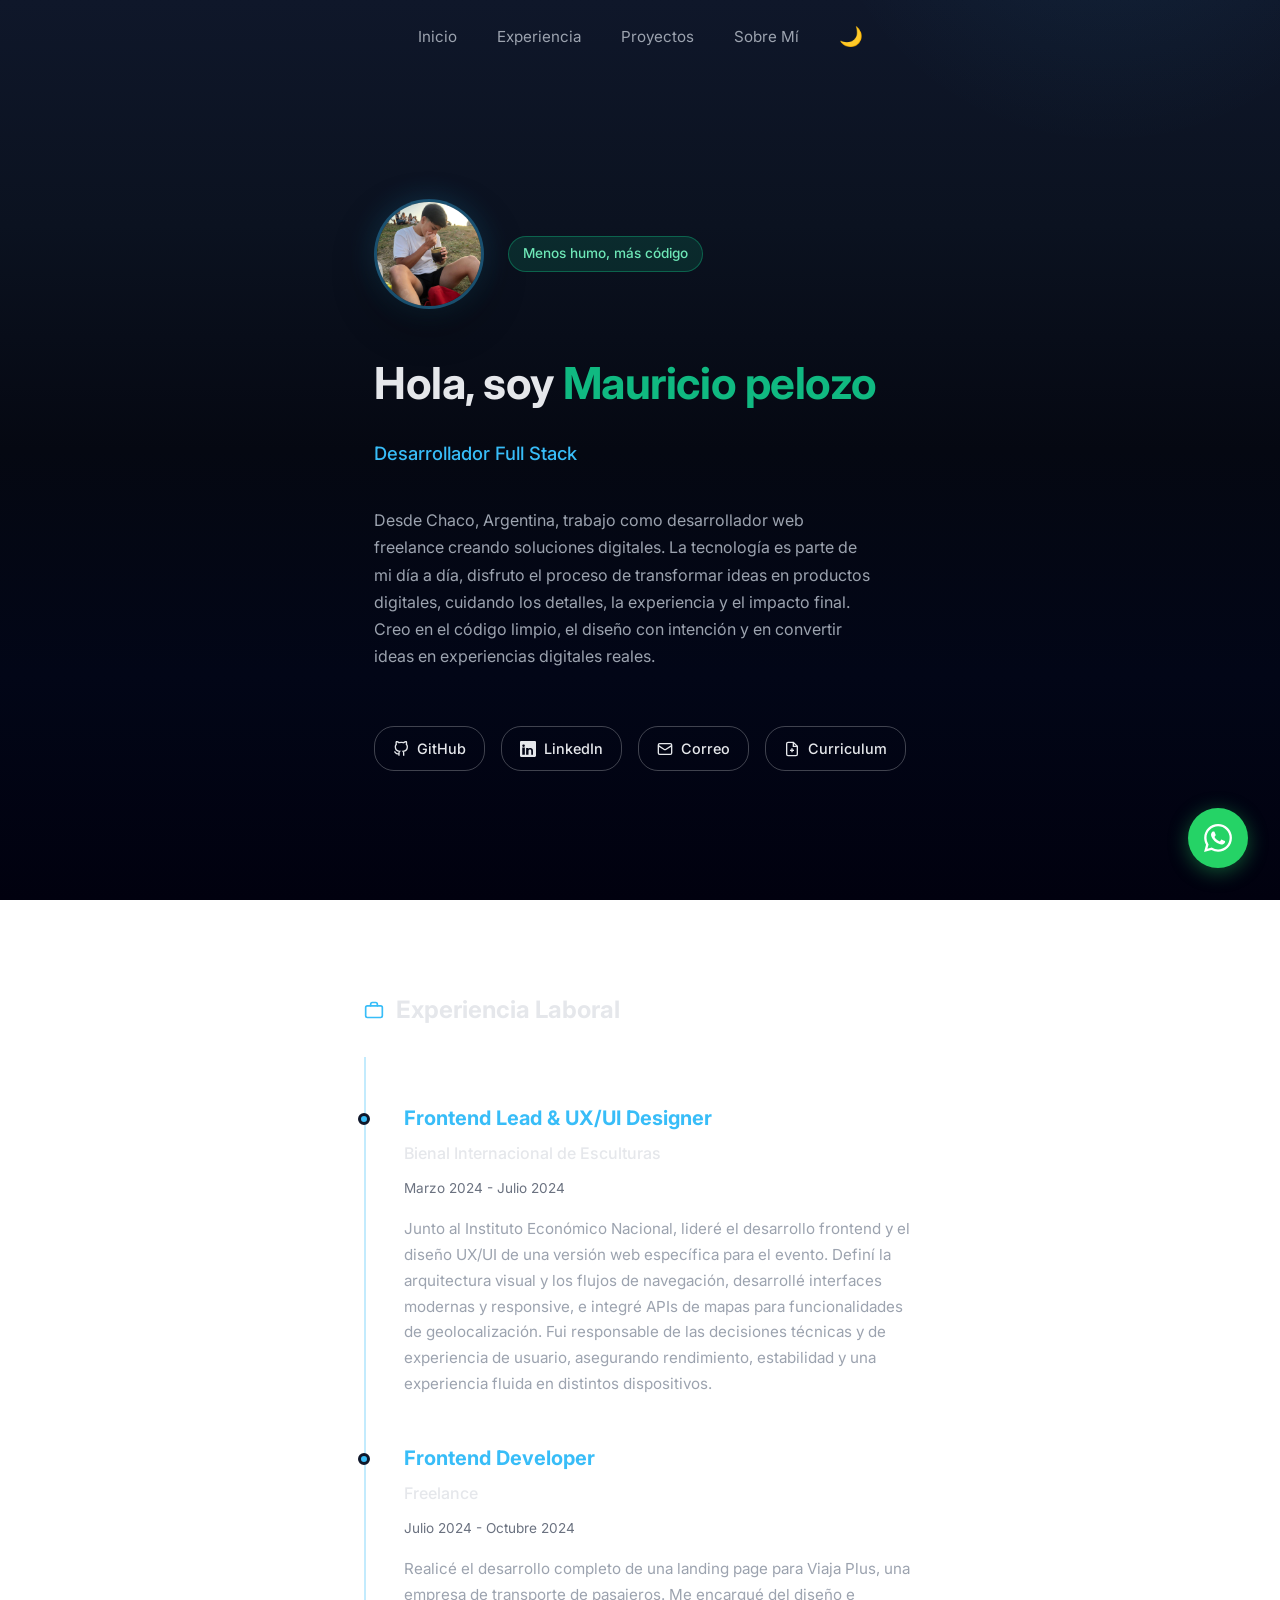
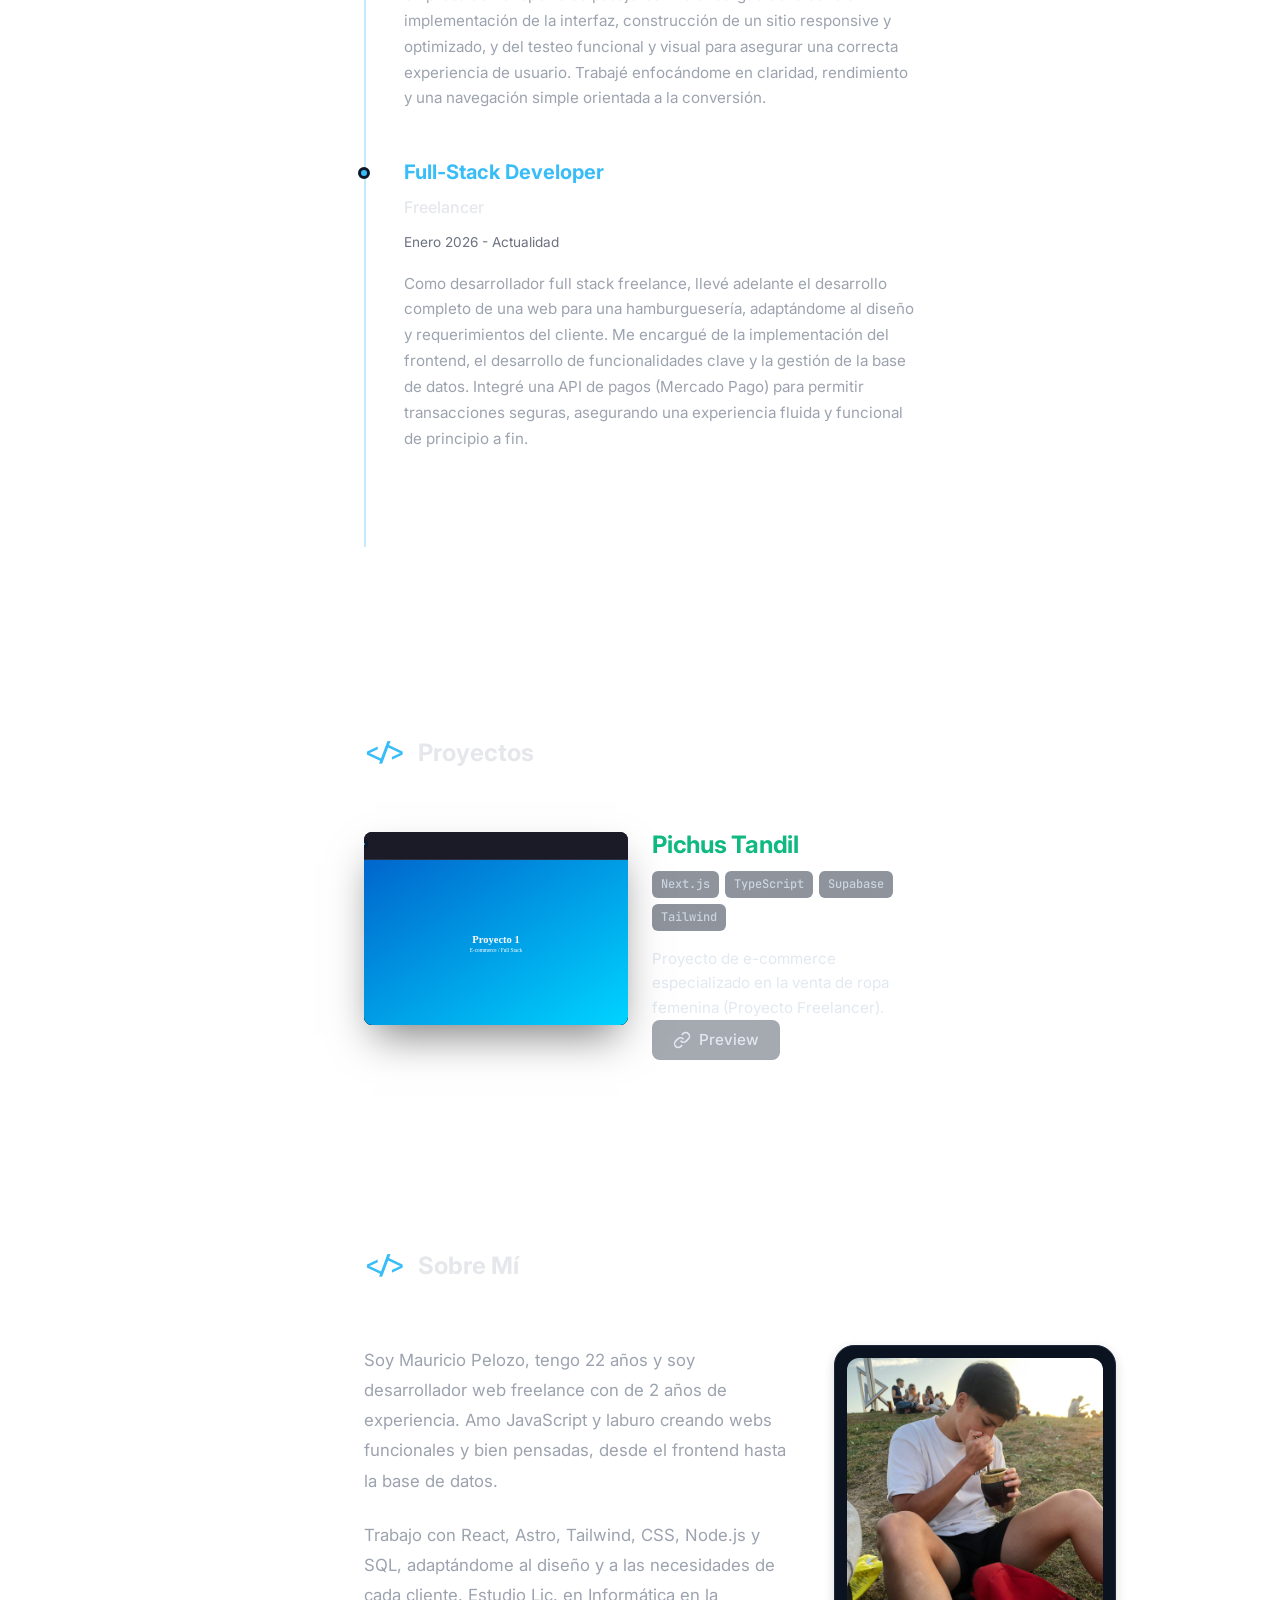
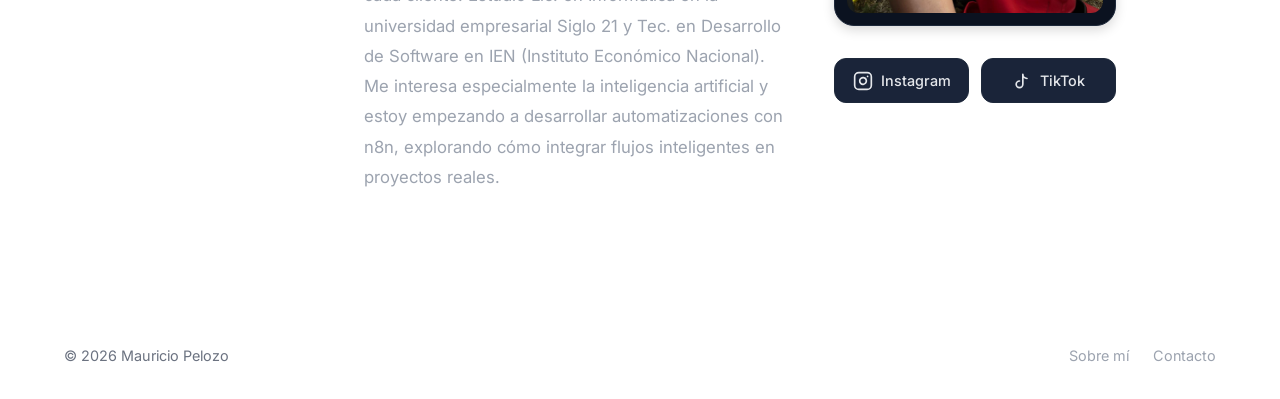
<file: index.html>
<!DOCTYPE html>
<html lang="es">

<head>
    <meta charset="UTF-8">
    <meta name="viewport" content="width=device-width, initial-scale=1.0">
    <meta name="description" content="Portfolio profesional - Desarrollador Full Stack">
    <meta name="author" content="Tu Nombre">
    <title>Mi Portfolio | Desarrollador Full Stack</title>

    <!-- Preconnect para Google Fonts -->
    <link rel="preconnect" href="https://fonts.googleapis.com">
    <link rel="preconnect" href="https://fonts.gstatic.com" crossorigin>

    <!-- Google Fonts -->
    <link
        href="https://fonts.googleapis.com/css2?family=Inter:wght@400;500;600;700&family=JetBrains+Mono:wght@400;600&display=swap"
        rel="stylesheet">

    <!-- CSS -->
    <link rel="stylesheet" href="css/styles.css">
</head>

<body>
    <!-- Navigation -->
    <nav class="navbar" id="navbar">
        <div class="navbar-container">
            <ul class="nav-menu" id="navMenu">
                <li><a href="#top" class="nav-link">Inicio</a></li>
                <li><a href="#experiencia" class="nav-link">Experiencia</a></li>
                <li><a href="#proyectos" class="nav-link">Proyectos</a></li>
                <li><a href="#sobre-mi" class="nav-link">Sobre Mí</a></li>
                <li><button class="theme-toggle" id="themeToggle" aria-label="Toggle theme">🌙</button></li>
            </ul>

            <button class="mobile-menu-btn" id="mobileMenuBtn" aria-label="Toggle menu">
                <span class="hamburger"></span>
            </button>
        </div>
    </nav>

    <!-- Hero Section by Mauri-->
    <section class="hero" id="top">
        <div class="container">
            <div class="hero-content">
                <div class="hero-image">
                    <img src="assets/images/perfil.jpeg" alt="Tu Nombre" class="profile-img" loading="lazy">
                    <div class="hero-badge">Menos humo, más código</div>
                </div>
                <h1 class="hero-title">Hola, soy <span class="hero-name">Mauricio pelozo</span></h1>
                <p class="hero-subtitle">Desarrollador Full Stack </p>
                <p class="hero-description">
                    Desde Chaco, Argentina, trabajo como desarrollador web freelance creando soluciones digitales. La
                    tecnología es parte de mi día a día, disfruto el proceso de transformar
                    ideas en productos digitales, cuidando los detalles, la experiencia y el impacto final.
                    Creo en el código limpio, el diseño con intención y en convertir ideas en experiencias digitales
                    reales.
                </p>
                <div class="hero-buttons">
                    <a href="https://github.com/Maaupelozo" target="_blank" rel="noopener noreferrer"
                        class="btn btn-social">
                        <svg width="16" height="16" viewBox="0 0 24 24" fill="none" stroke="currentColor"
                            stroke-width="2">
                            <path
                                d="M9 19c-5 1.5-5-2.5-7-3m14 6v-3.87a3.37 3.37 0 0 0-.94-2.61c3.14-.35 6.44-1.54 6.44-7A5.44 5.44 0 0 0 20 4.77 5.07 5.07 0 0 0 19.91 1S18.73.65 16 2.48a13.38 13.38 0 0 0-7 0C6.27.65 5.09 1 5.09 1A5.07 5.07 0 0 0 5 4.77a5.44 5.44 0 0 0-1.5 3.78c0 5.42 3.3 6.61 6.44 7A3.37 3.37 0 0 0 9 18.13V22">
                            </path>
                        </svg>
                        <span>GitHub</span>
                    </a>
                    <a href="https://www.linkedin.com/in/mauricio-pelozo-71337528b/" target="_blank"
                        rel="noopener noreferrer" class="btn btn-social">
                        <svg width="16" height="16" viewBox="0 0 24 24" fill="currentColor">
                            <path
                                d="M20.447 20.452h-3.554v-5.569c0-1.328-.475-2.236-1.986-2.236-1.081 0-1.722.722-2.004 1.418-.103.249-.129.597-.129.946v5.441h-3.554s.047-8.842 0-9.769h3.554v1.383c.43-.664 1.199-1.61 2.919-1.61 2.134 0 3.734 1.39 3.734 4.38v5.616zM5.337 8.855c-1.144 0-1.915-.758-1.915-1.709 0-.956.77-1.71 1.955-1.71 1.187 0 1.915.75 1.94 1.71 0 .951-.753 1.709-1.98 1.709zm1.946 11.597H3.392V9.783h3.891v10.669zM22.225 0H1.771C.792 0 0 .774 0 1.729v20.542C0 23.227.792 24 1.771 24h20.451C23.2 24 24 23.227 24 22.271V1.729C24 .774 23.2 0 22.225 0z">
                            </path>
                        </svg>
                        <span>LinkedIn</span>
                    </a>
                    <a href="https://mail.google.com/mail/?view=cm&fs=1&to=mauripelozo00@gmail.com" target="_blank"
                        rel="noopener noreferrer" class="btn btn-social">
                        <svg width="16" height="16" viewBox="0 0 24 24" fill="none" stroke="currentColor"
                            stroke-width="2">
                            <rect x="2" y="4" width="20" height="16" rx="2"></rect>
                            <path d="m22 7-8.97 5.7a1.94 1.94 0 0 1-2.06 0L2 7"></path>
                        </svg>
                        <span>Correo</span>
                    </a>
                    <a href="#" class="btn btn-social">
                        <svg width="16" height="16" viewBox="0 0 24 24" fill="none" stroke="currentColor"
                            stroke-width="2">
                            <path d="M14 2H6a2 2 0 0 0-2 2v16a2 2 0 0 0 2 2h12a2 2 0 0 0 2-2V8z"></path>
                            <polyline points="14 2 14 8 20 8"></polyline>
                            <line x1="12" y1="11" x2="12" y2="17"></line>
                            <line x1="9" y1="14" x2="15" y2="14"></line>
                        </svg>
                        <span>Curriculum</span>
                    </a>
                </div>
            </div>
        </div>
    </section>

    <!-- Experience Section by Mauri -->
    <section class="experience" id="experiencia">
        <div class="container">
            <h2 class="section-title experience-title">
                <svg class="experience-icon" width="20" height="20" viewBox="0 0 24 24" fill="none"
                    stroke="currentColor" stroke-width="2" stroke-linecap="round" stroke-linejoin="round">
                    <rect x="2" y="7" width="20" height="14" rx="2" ry="2"></rect>
                    <path d="M16 7v-2a2 2 0 0 0-2-2h-4a2 2 0 0 0-2 2v2"></path>
                </svg>
                Experiencia Laboral
            </h2>

            <div class="timeline">
                <!-- Timeline Item 1 - LEFT -->
                <div class="timeline-item left">
                    <span class="dot"></span>
                    <div class="content">
                        <h3 class="job-title">Frontend Lead & UX/UI Designer</h3>
                        <p class="company">Bienal Internacional de Esculturas</p>
                        <p class="date">Marzo 2024 - Julio 2024</p>
                        <p class="description">
                            Junto al Instituto Económico Nacional, lideré el desarrollo frontend y el diseño UX/UI de
                            una versión web específica para el evento. Definí la arquitectura visual y los flujos de
                            navegación, desarrollé interfaces modernas y responsive, e integré APIs de mapas para
                            funcionalidades de geolocalización. Fui responsable de las decisiones técnicas y de
                            experiencia de usuario, asegurando rendimiento, estabilidad y una experiencia fluida en
                            distintos dispositivos.
                        </p>
                    </div>
                </div>

                <!-- Timeline Item 2 - RIGHT -->
                <div class="timeline-item right">
                    <span class="dot"></span>
                    <div class="content">
                        <h3 class="job-title">Frontend Developer</h3>
                        <p class="company">Freelance</p>
                        <p class="date">Julio 2024 - Octubre 2024</p>
                        <p class="description">
                            Realicé el desarrollo completo de una landing page para Viaja Plus, una empresa de
                            transporte de pasajeros. Me encargué del diseño e implementación de la interfaz,
                            construcción de un sitio responsive y optimizado, y del testeo funcional y visual para
                            asegurar una correcta experiencia de usuario. Trabajé enfocándome en claridad, rendimiento y
                            una navegación simple orientada a la conversión.
                        </p>
                    </div>
                </div>

                <!-- Timeline Item 3 - LEFT -->
                <div class="timeline-item left">
                    <span class="dot"></span>
                    <div class="content">
                        <h3 class="job-title">Full-Stack Developer</h3>
                        <p class="company">Freelancer</p>
                        <p class="date">Enero 2026 - Actualidad</p>
                        <p class="description">
                            Como desarrollador full stack freelance, llevé adelante el desarrollo completo de una web
                            para una hamburguesería, adaptándome al diseño y requerimientos del cliente. Me encargué de
                            la implementación del frontend, el desarrollo de funcionalidades clave y la gestión de la
                            base de datos. Integré una API de pagos (Mercado Pago) para permitir transacciones seguras,
                            asegurando una experiencia fluida y funcional de principio a fin.
                        </p>
                    </div>
                </div>

                <!-- Timeline Item 4 - RIGHT 
                <div class="timeline-item right">
                    <span class="dot"></span>
                    <div class="content">
                        <h3 class="job-title">asd</h3>
                        <p class="company">asd</p>
                        <p class="date">asd</p>
                        <p class="description">
                          asd
                        </p>
                    </div>
                </div>

                 Timeline Item 5 - LEFT 
                <div class="timeline-item left">
                    <span class="dot"></span>
                    <div class="content">
                        <h3 class="job-title">asd</h3>
                        <p class="company">asd</p>
                        <p class="date">asd</p>
                        <p class="description">
                          asd
                        </p>
                    </div>
                </div>-->
            </div>
        </div>
    </section>

    <!-- Projects Section -->
    <section class="projects" id="proyectos">
        <div class="container">
            <h2 class="section-title projects-title">
                <span class="icon-brackets">&lt;/&gt;</span>
                Proyectos
            </h2>

            <div class="projects-container" id="projects-container">
                <!-- Projects will be dynamically populated by JS -->
            </div>
        </div>
    </section>

    <!-- About Section -->
    <section class="about" id="sobre-mi">
        <div class="container">
            <h2 class="section-title about-title">
                <span class="icon-brackets">&lt;/&gt;</span>
                Sobre Mí
            </h2>

            <div class="about-content">
                <div class="about-text">
                    <p>
                        Soy Mauricio Pelozo, tengo 22 años y soy desarrollador web freelance con de 2 años de
                        experiencia. Amo JavaScript y laburo creando webs funcionales y bien pensadas, desde el frontend
                        hasta la base de datos.
                    </p>
                    <p>
                        Trabajo con React, Astro, Tailwind, CSS, Node.js y SQL, adaptándome al diseño y a las
                        necesidades de cada cliente.
                        Estudio Lic. en Informática en la universidad empresarial Siglo 21 y Tec. en Desarrollo de
                        Software en IEN (Instituto Económico Nacional).
                        Me interesa especialmente la inteligencia artificial y estoy empezando a desarrollar
                        automatizaciones con n8n, explorando cómo integrar flujos inteligentes en proyectos reales.
                    </p>
                </div>

                <div class="about-card-wrapper">
                    <div class="about-card">
                        <div class="about-profile-wrapper">
                            <img src="assets/images/perfil.jpeg" alt="Fermín Facchin Quiroga" class="about-profile-img"
                                loading="lazy">
                        </div>
                    </div>
                    <div class="about-socials">
                        <a href="https://www.instagram.com/maau.js/" target="_blank" class="btn-social-card">
                            <svg width="20" height="20" viewBox="0 0 24 24" fill="none" stroke="currentColor"
                                stroke-width="2" stroke-linecap="round" stroke-linejoin="round">
                                <rect x="2" y="2" width="20" height="20" rx="5" ry="5"></rect>
                                <path d="M16 11.37A4 4 0 1 1 12.63 8 4 4 0 0 1 16 11.37z"></path>
                                <line x1="17.5" y1="6.5" x2="17.51" y2="6.5"></line>
                            </svg>
                            Instagram
                        </a>
                        <a href="https://www.tiktok.com/@mauripelozo" target="_blank" class="btn-social-card">
                            <svg width="20" height="20" viewBox="0 0 24 24" fill="none" stroke="currentColor"
                                stroke-width="2" stroke-linecap="round" stroke-linejoin="round">
                                <path d="M9 12a4 4 0 1 0 4 4V4a5 5 0 0 0 5 5"></path>
                            </svg>
                            TikTok
                        </a>
                    </div>
                </div>
            </div>
        </div>
    </section>

    <!-- Footer -->
    <footer class="footer">
        <div class="container">
            <div class="footer-content">
                <a href="https://www.linkedin.com/in/mauricio-pelozo-71337528b/" target="_blank"
                    class="footer-copyright">© 2026 Mauricio
                    Pelozo</a>
                <div class="footer-links">
                    <a href="#sobre-mi">Sobre mí</a>
                    <a href="https://wa.me/5493624941613" target="_blank">Contacto</a>
                </div>
            </div>
        </div>
    </footer>

    <!-- WhatsApp Button -->
    <a href="https://wa.me/5493624941613" target="_blank" class="whatsapp-button" aria-label="Contactar por WhatsApp">
        <svg width="24" height="24" viewBox="0 0 24 24" fill="currentColor">
            <path
                d="M17.472 14.382c-.297-.149-1.758-.867-2.03-.967-.273-.099-.471-.148-.67.15-.197.297-.767.966-.94 1.164-.173.199-.347.223-.644.075-.297-.15-1.255-.463-2.39-1.475-.883-.788-1.48-1.761-1.653-2.059-.173-.297-.018-.458.13-.606.134-.133.298-.347.446-.52.149-.174.198-.298.298-.497.099-.198.05-.371-.025-.52-.075-.149-.669-1.612-.916-2.207-.242-.579-.487-.5-.669-.51-.173-.008-.371-.01-.57-.01-.198 0-.52.074-.792.372-.272.297-1.04 1.016-1.04 2.479 0 1.462 1.065 2.875 1.213 3.074.149.198 2.096 3.2 5.077 4.487.709.306 1.262.489 1.694.625.712.227 1.36.195 1.871.118.571-.085 1.758-.719 2.006-1.413.248-.694.248-1.289.173-1.413-.074-.124-.272-.198-.57-.347m-5.421 7.403h-.004a9.87 9.87 0 01-5.031-1.378l-.361-.214-3.741.982.998-3.648-.235-.374a9.86 9.86 0 01-1.51-5.26c.001-5.45 4.436-9.884 9.888-9.884 2.64 0 5.122 1.03 6.988 2.898a9.825 9.825 0 012.893 6.994c-.003 5.45-4.437 9.884-9.885 9.884m8.413-18.297A11.815 11.815 0 0012.05 0C5.495 0 .16 5.335.157 11.892c0 2.096.547 4.142 1.588 5.945L.057 24l6.305-1.654a11.882 11.882 0 005.683 1.448h.005c6.554 0 11.89-5.335 11.893-11.893a11.821 11.821 0 00-3.48-8.413Z" />
        </svg>
    </a>

    <!-- JavaScript -->
    <script src="js/main.js" defer></script>
</body>

</html>
</file>
<file: css/styles.css>
/* ==========================================
   PREMIUM DARK PORTFOLIO - MODERN DESIGN
   ========================================== */

:root {
    /* Colors - Premium Dark Theme */
    --primary: #38bdf8;
    --primary-dark: #0284c7;
    --primary-glow: rgba(56, 189, 248, 0.15);
    --accent: #06b6d4;
    --bg-primary: #0f172a;
    --bg-secondary: #0b1220;
    --bg-card: #1a2439;
    --bg-input: #020617;
    --text-primary: #e5e7eb;
    --text-secondary: #9ca3af;
    --text-tertiary: #6b7280;
    --border-subtle: #1e293b;
    --border-light: #334155;

    /* Semantics */
    --success: #10b981;
    --error: #ef4444;
    --warning: #f59e0b;

    /* Typography */
    --font-display: 'Inter', sans-serif;
    --font-body: 'Inter', sans-serif;
    --font-mono: 'JetBrains Mono', monospace;

    /* Spacing */
    --space-2: 0.5rem;
    --space-3: 0.75rem;
    --space-4: 1rem;
    --space-6: 1.5rem;
    --space-8: 2rem;
    --space-10: 2.5rem;
    --space-12: 3rem;
    --space-16: 4rem;
    --space-20: 5rem;
    --space-24: 6rem;

    /* Content Alignment Axis */
    --content-start: 24px;

    /* Animation */
    --dur-base: 300ms;
    --ease: cubic-bezier(0.4, 0, 0.2, 1);

    /* Shadows */
    --shadow-sm: 0 1px 2px 0 rgba(0, 0, 0, 0.05);
    --shadow-base: 0 4px 12px 0 rgba(0, 0, 0, 0.15);
    --shadow-lg: 0 10px 30px 0 rgba(0, 0, 0, 0.25);
}

/* ==========================================
   RESET
   ========================================== */

* {
    margin: 0;
    padding: 0;
    box-sizing: border-box;
}

html {
    scroll-behavior: smooth;
    scroll-padding-top: 70px;
}

body {
    font-family: var(--font-body);
    color: var(--text-primary);
    background: linear-gradient(180deg, #0f172a 0%, #0b1220 25%, #050812 50%, #020617 75%, #01010f 100%);
    background-attachment: fixed;
    line-height: 1.6;
    overflow-x: hidden;
    -webkit-font-smoothing: antialiased;
    padding-top: 0;
}

img {
    max-width: 100%;
    height: auto;
    display: block;
}

a {
    color: var(--primary);
    text-decoration: none;
    transition: color var(--dur-base);
}

/* ==========================================
   TYPOGRAPHY
   ========================================== */

h1,
h2,
h3,
h4,
h5,
h6 {
    font-family: var(--font-display);
    font-weight: 700;
    line-height: 1.2;
    margin-bottom: var(--space-6);
}

h1 {
    font-size: clamp(2.5rem, 8vw, 4rem);
}

h2 {
    font-size: clamp(1.875rem, 5vw, 2.75rem);
}

h3 {
    font-size: 1.75rem;
}

h4 {
    font-size: 1.25rem;
}

h5 {
    font-size: 1.1rem;
}

p {
    margin-bottom: var(--space-6);
    color: var(--text-secondary);
    font-size: 1.05rem;
    line-height: 1.8;
}

.highlight {
    color: var(--primary);
    font-weight: 700;
}

/* ==========================================
   CONTAINER & SECTIONS
   ========================================== */

.container {
    max-width: 1200px;
    margin: 0 auto;
    padding: 0 var(--space-6);
}

section {
    padding: var(--space-24) 0;
    position: relative;
}

section:nth-child(even) {
    background: transparent;
}

.section-title {
    text-align: center;
    margin-bottom: var(--space-16);
}

.section-title::after {
    content: '';
    display: block;
    width: 100px;
    height: 3px;
    background: linear-gradient(90deg, var(--primary), var(--accent));
    margin: var(--space-4) auto 0;
    border-radius: 2px;
}

/* ==========================================
   BUTTONS
   ========================================== */

.btn {
    display: inline-flex;
    align-items: center;
    justify-content: center;
    padding: var(--space-3) var(--space-6);
    border: 2px solid transparent;
    border-radius: 10px;
    font-weight: 600;
    cursor: pointer;
    transition: all var(--dur-base) var(--ease);
    font-size: 1rem;
    font-family: var(--font-body);
}

.btn-primary {
    background: linear-gradient(135deg, var(--primary) 0%, var(--primary-dark) 100%);
    color: #ffffff;
    box-shadow: 0 0 20px rgba(56, 189, 248, 0.3);
}

.btn-primary:hover {
    transform: translateY(-4px);
    box-shadow: 0 0 30px rgba(56, 189, 248, 0.5);
}

.btn-secondary {
    background: transparent;
    color: var(--primary);
    border: 2px solid var(--primary);
}

.btn-secondary:hover {
    background: var(--primary-glow);
    transform: translateY(-2px);
}

.btn-small {
    padding: var(--space-2) var(--space-4);
    font-size: 0.9rem;
}

/* ==========================================
   FORMS
   ========================================== */

.form-group {
    margin-bottom: var(--space-6);
}

.form-group input,
.form-group textarea {
    width: 100%;
    padding: var(--space-4);
    border: 1px solid var(--border-subtle);
    border-radius: 10px;
    font-family: var(--font-body);
    font-size: 1rem;
    color: var(--text-primary);
    background-color: var(--bg-input);
    transition: all var(--dur-base);
}

.form-group input:focus,
.form-group textarea:focus {
    outline: none;
    border-color: var(--primary);
    background-color: rgba(56, 189, 248, 0.05);
    box-shadow: 0 0 0 3px rgba(56, 189, 248, 0.1);
}

.form-message {
    margin-top: var(--space-4);
    padding: var(--space-4);
    border-radius: 10px;
    font-weight: 500;
}

.form-message.success {
    background-color: rgba(16, 185, 129, 0.1);
    color: #6ee7b7;
    border: 1px solid rgba(16, 185, 129, 0.3);
}

.form-message.error {
    background-color: rgba(239, 68, 68, 0.1);
    color: #fca5a5;
    border: 1px solid rgba(239, 68, 68, 0.3);
}

/* ==========================================
   NAVBAR
   ========================================== */

.navbar {
    background: transparent;
    backdrop-filter: none;
    box-shadow: none;
    position: fixed;
    top: 0;
    left: 0;
    right: 0;
    width: 100%;
    z-index: 1000;
    transition: all var(--dur-base);
    border-bottom: none;
    padding: 0;
}

.navbar.scrolled {
    padding: var(--space-4) var(--space-6);
}

.navbar.scrolled .navbar-container {
    background: rgba(15, 23, 42, 0.7);
    backdrop-filter: blur(10px);
    border: 1px solid rgba(56, 189, 248, 0.12);
    border-radius: 50px;
    box-shadow: 0 1px 3px rgba(0, 0, 0, 0.3);
    max-width: 600px;
    margin: 0 auto;
    padding: 0.8rem var(--space-8);
}

.navbar-container {
    max-width: 1200px;
    margin: 0 auto;
    padding: 1.5rem var(--space-6);
    display: flex;
    justify-content: center;
    align-items: center;
    transition: all var(--dur-base);
}

.logo {
    font-size: 1.25rem;
    font-weight: 700;
    color: var(--text-primary);
    transition: color var(--dur-base);
    letter-spacing: -0.5px;
}

.logo:hover {
    color: var(--primary);
}

.nav-menu {
    display: flex;
    list-style: none;
    gap: 2.5rem;
    align-items: center;
}

.nav-link {
    color: var(--text-secondary);
    font-weight: 400;
    font-size: 0.95rem;
    position: relative;
    transition: color var(--dur-base);
}

.nav-link:hover {
    color: var(--text-primary);
}

.nav-link::after {
    content: '';
    position: absolute;
    width: 0;
    height: 1.5px;
    bottom: -6px;
    left: 0;
    background: var(--primary);
    transition: width var(--dur-base);
}

.nav-link:hover::after {
    width: 100%;
}

.theme-toggle {
    background: none;
    border: none;
    color: var(--text-secondary);
    font-size: 1.2rem;
    cursor: pointer;
    padding: 0;
    transition: color var(--dur-base), transform var(--dur-base);
    display: flex;
    align-items: center;
    justify-content: center;
}

.theme-toggle:hover {
    color: var(--primary);
    transform: rotate(20deg);
}

.mobile-menu-btn {
    display: none !important;
    background: none;
    border: none;
    cursor: pointer;
    flex-direction: column;
    gap: 6px;
    padding: var(--space-2);
}

.hamburger {
    width: 24px;
    height: 2px;
    background: var(--text-primary);
    border-radius: 2px;
    transition: all var(--dur-base);
}

.hamburger::before,
.hamburger::after {
    content: '';
    display: block;
    width: 24px;
    height: 2px;
    background: var(--text-primary);
    border-radius: 2px;
    transition: all var(--dur-base);
}

/* ==========================================
   HERO SECTION - COMPACT VERTICAL LAYOUT
   ========================================== */

.hero {
    min-height: 100vh;
    display: flex;
    align-items: center;
    justify-content: center;
    padding: var(--space-20) 0;
    padding-top: calc(var(--space-20) + 70px);
    position: relative;
    overflow: hidden;
}

.hero::before {
    content: '';
    position: absolute;
    top: -50%;
    right: -10%;
    width: 600px;
    height: 600px;
    background: radial-gradient(circle, rgba(56, 189, 248, 0.08) 0%, transparent 70%);
    border-radius: 50%;
    pointer-events: none;
}

.hero .container {
    position: relative;
    z-index: 1;
    max-width: 600px;
}

.hero-content {
    display: flex;
    flex-direction: column;
    align-items: flex-start;
    gap: var(--space-4);
}

.hero-image {
    margin-bottom: var(--space-8);
    position: relative;
    display: flex;
    align-items: center;
    gap: var(--space-6);
    justify-content: center;
}

.profile-img {
    width: 110px;
    height: 110px;
    border-radius: 50%;
    box-shadow: 0 15px 40px rgba(0, 0, 0, 0.4), 0 0 30px rgba(56, 189, 248, 0.2);
    border: 3px solid rgba(56, 189, 248, 0.3);
    object-fit: cover;
    animation: float 4s ease-in-out infinite;
    background: rgba(56, 189, 248, 0.1);
    flex-shrink: 0;
}

@keyframes float {

    0%,
    100% {
        transform: translateY(0px);
    }

    50% {
        transform: translateY(-15px);
    }
}

.hero-badge {
    display: inline-block;
    background: rgba(16, 185, 129, 0.15);
    color: #6ee7b7;
    border: 1px solid rgba(16, 185, 129, 0.4);
    padding: 6px 14px;
    border-radius: 20px;
    font-size: 0.85rem;
    font-weight: 500;
    white-space: nowrap;
    margin-bottom: 0;
}

.hero-title {
    font-size: 2.75rem;
    font-weight: 700;
    line-height: 1.2;
    margin-bottom: var(--space-4);
    color: var(--text-primary);
    letter-spacing: -0.01em;
}

.hero-name {
    color: #10b981;
    font-weight: 700;
}

.hero-subtitle {
    font-size: 1.15rem;
    color: var(--primary);
    margin-bottom: var(--space-6);
    font-weight: 500;
    line-height: 1.4;
}

.hero-description {
    font-size: 1rem;
    color: var(--text-secondary);
    margin-bottom: var(--space-10);
    max-width: 500px;
    line-height: 1.7;
}

.hero-buttons {
    display: flex;
    gap: var(--space-4);
    flex-wrap: wrap;
}

.hero .btn {
    font-size: 0.95rem;
    padding: 10px 20px;
    border-radius: 8px;
    font-weight: 600;
    transition: all var(--dur-base) var(--ease);
}

.hero .btn-primary {
    background: linear-gradient(135deg, var(--primary) 0%, var(--primary-dark) 100%);
    color: #ffffff;
    box-shadow: 0 0 20px rgba(56, 189, 248, 0.25);
}

.hero .btn-primary:hover {
    transform: translateY(-4px);
    box-shadow: 0 8px 30px rgba(56, 189, 248, 0.35);
}

.hero .btn-secondary {
    background: transparent;
    color: var(--primary);
    border: 1.5px solid var(--primary);
}

.hero .btn-secondary:hover {
    background: rgba(56, 189, 248, 0.1);
    transform: translateY(-2px);
}

.hero .btn-social {
    background: transparent;
    color: var(--text-primary);
    border: 1.5px solid rgba(255, 255, 255, 0.25);
    padding: 10px 18px;
    border-radius: 20px;
    font-size: 0.9rem;
    font-weight: 500;
    display: flex;
    align-items: center;
    gap: 8px;
}

.hero .btn-social svg {
    width: 16px;
    height: 16px;
    flex-shrink: 0;
}

.hero .btn-social:hover {
    background: rgba(56, 189, 248, 0.1);
    color: var(--primary);
    border-color: var(--primary);
    transform: translateY(-2px);
}

/* ==========================================
   EXPERIENCE SECTION
   ========================================== */

.experience {
    background: transparent;
}

.experience .container {
    max-width: 600px;
}

.experience .section-title {
    text-align: left;
    margin-bottom: var(--space-16);
}

.experience .section-title.experience-title {
    font-size: 1.5rem;
    margin-bottom: var(--space-8);
    display: flex;
    align-items: center;
    gap: var(--space-3);
}

.experience-icon {
    color: var(--primary);
    flex-shrink: 0;
}

.experience .section-title::after {
    margin-left: 0;
    display: none;
}

/* TIMELINE CONTAINER */
.timeline {
    position: relative;
    padding: var(--space-12) 0;
    max-width: 700px;
}

/* CENTRAL LINE - FIXED AXIS */
.timeline::before {
    content: '';
    position: absolute;
    left: 0;
    top: 0;
    width: 2px;
    height: 100%;
    background: rgba(56, 189, 248, 0.3);
    transform: none;
}

/* TIMELINE ITEMS - SINGLE COLUMN */
.timeline-item {
    position: relative;
    width: 100%;
    padding-left: var(--space-10);
    margin-bottom: var(--space-12);
    text-align: left;
}

/* REMOVE ALTERNATION */
.timeline-item.left {
    left: 0;
    padding-left: var(--space-10);
    text-align: left;
}

.timeline-item.right {
    left: 0;
    padding-left: var(--space-10);
    text-align: left;
}

/* DOTS - ON THE AXIS LINE */
.dot {
    position: absolute;
    left: 0;
    top: 8px;
    width: 12px;
    height: 12px;
    background: var(--primary);
    border: 3px solid var(--bg-primary);
    border-radius: 50%;
    z-index: 10;
    transform: translateX(-50%);
}

.timeline-item.right .dot {
    left: 0;
    transform: translateX(-50%);
}

/* CONTENT AREA */
.content {
    position: relative;
}

.job-title {
    font-size: 1.25rem;
    font-weight: 700;
    color: var(--primary);
    margin-bottom: var(--space-2);
    line-height: 1.3;
}

.company {
    font-size: 1rem;
    font-weight: 500;
    color: var(--text-primary);
    margin-bottom: var(--space-2);
}

.date {
    font-size: 0.85rem;
    color: var(--text-tertiary);
    margin-bottom: var(--space-4);
}

.description {
    font-size: 0.95rem;
    color: var(--text-secondary);
    line-height: 1.7;
    margin: 0;
}

.timeline-description {
    color: var(--text-secondary);
    margin-bottom: 0;
    line-height: 1.8;
    font-size: 0.95rem;
}

.timeline-tech {
    display: none;
}

.tech-tag {
    display: inline-block;
    background: rgba(56, 189, 248, 0.1);
    color: var(--primary);
    padding: var(--space-2) var(--space-3);
    border-radius: 20px;
    font-size: 0.85rem;
    font-weight: 500;
    border: 1px solid rgba(56, 189, 248, 0.3);
}

/* PROJECTS SECTION */

/* PROJECTS SECTION */

.projects .container {
    max-width: 600px;
    /* Reverted to match Experience section exactly */
}

.projects-title {
    font-size: 1.5rem;
    /* Match Experience title size */
    text-align: left;
    display: flex;
    align-items: center;
    gap: var(--space-3);
}

.projects-title::after {
    display: none;
}

.icon-brackets {
    color: var(--primary);
    font-family: var(--font-mono);
    font-weight: 700;
}

.projects-container {
    display: flex;
    flex-direction: column;
    gap: var(--space-16);
    /* Tighter gap */
}

.project-item {
    display: grid;
    grid-template-columns: 1fr 1fr;
    /* Equal columns */
    gap: var(--space-6);
    /* Tighter gap */
    align-items: start;
    /* Reverted to Top alignment as requested */
    padding: 0;
    border-radius: 0;
    transition: none;
}

.project-item:hover {
    background-color: transparent;
}

/* BROWSER PREVIEW STYLE */
.project-preview {
    position: relative;
    border-radius: 8px;
    /* Slightly smaller radius matching scale */
    background: #1e1e1e;
    box-shadow:
        0 20px 40px -10px rgba(0, 0, 0, 0.5),
        0 0 0 1px rgba(255, 255, 255, 0.05);
    overflow: hidden;
    transition: transform var(--dur-base) var(--ease), box-shadow var(--dur-base) var(--ease);
    transform: none;
    /* Remove default scale */
    order: 1;
}

.project-item:hover .project-preview {
    transform: translateY(-3px);
    /* Subtle lift only */
    box-shadow:
        0 30px 60px -15px rgba(0, 0, 0, 0.6),
        0 0 0 1px rgba(16, 185, 129, 0.3);
}

.browser-header {
    height: 28px;
    /* Smaller header */
    display: flex;
    align-items: center;
    padding: 0 12px;
    gap: 6px;
    background: #1a1b26;
    border-bottom: 1px solid #2e303e;
}

.browser-header .dot {
    width: 8px;
    height: 8px;
    border-radius: 50%;
}

.preview-image-container {
    position: relative;
    width: 100%;
    aspect-ratio: 16 / 10;
    overflow: hidden;
    background: #000;
}

.preview-image-container img {
    width: 100%;
    height: 100%;
    object-fit: cover;
    transition: transform 0.6s var(--ease);
}

.project-item:hover .preview-image-container img {
    transform: scale(1.03);
}

/* PROJECT INFO */
.project-info {
    display: flex;
    flex-direction: column;
    justify-content: flex-start;
    /* Align to top */
    padding-top: var(--space-1);
    order: 2;
}

.project-title {
    font-size: 1.5rem;
    /* Reverted to 1.5rem to match section title hierarchy or slightly smaller */
    font-weight: 700;
    margin-bottom: var(--space-3);
    color: #10b981;
    line-height: 1.1;
    background: none;
    -webkit-text-fill-color: initial;
    letter-spacing: -0.01em;
}

.project-tags {
    display: flex;
    flex-wrap: wrap;
    gap: 6px;
    margin-bottom: var(--space-4);
    align-items: center;
}

.tech-badge {
    display: inline-flex;
    align-items: center;
    gap: 5px;
    padding: 3px 8px;
    /* Smaller padding */
    background: rgba(30, 41, 59, 0.5);
    border: 1px solid rgba(148, 163, 184, 0.1);
    border-radius: 6px;
    font-size: 0.75rem;
    /* Smaller font */
    color: #cbd5e1;
    font-family: var(--font-mono);
    font-weight: 500;
}

.tech-badge:hover {
    border-color: #10b981;
    color: #10b981;
    background: rgba(16, 185, 129, 0.1);
}

.project-desc {
    font-size: 0.95rem;
    /* Slightly smaller text */
    line-height: 1.6;
    color: #e2e8f0;
    margin-bottom: var(--space-5);
    max-width: 100%;
}

.project-actions {
    display: flex;
    gap: var(--space-3);
    justify-content: flex-start;
}

.btn-outline-social {
    display: inline-flex;
    align-items: center;
    gap: 8px;
    padding: 10px 20px;
    /* Unified sizing */
    background: rgba(30, 41, 59, 0.4);
    border: 1px solid rgba(148, 163, 184, 0.2);
    color: #e2e8f0;
    border-radius: 8px;
    font-size: 0.95rem;
    font-weight: 500;
    transition: all 0.2s ease;
    text-decoration: none;
    line-height: 1;
}

.btn-outline-social:hover {
    background: rgba(45, 55, 72, 0.8);
    border-color: #94a3b8;
    color: #fff;
    transform: translateY(-1px);
}

.btn-outline-social svg {
    width: 18px;
    height: 18px;
    stroke-width: 2px;
}

/* RESPONSIVE */
@media (max-width: 768px) {
    .project-item {
        grid-template-columns: 1fr;
        gap: var(--space-6);
        background-color: rgba(255, 255, 255, 0.02);
        /* Slight background on mobile for separation */
        padding: var(--space-6);
    }

    .project-preview {
        aspect-ratio: auto;
    }

    .project-info {
        order: 2;
        /* Ensure info is below image */
        text-align: left;
    }

    .project-title {
        font-size: 1.75rem;
    }

    .project-actions {
        justify-content: flex-start;
    }
}



/* ==========================================
   ABOUT SECTION by mauri
   ========================================== */

.about .container {
    max-width: 1000px;
}

.about-title {
    text-align: left;
    display: flex;
    align-items: center;
    gap: var(--space-3);
    position: relative;
    padding-bottom: var(--space-4);
    margin-bottom: var(--space-12);
    font-size: 1.5rem;
    padding-left: 200px;
}

.about-title::after {
    display: none;
}

.about-content {
    display: grid;
    grid-template-columns: 1.5fr 1fr;
    gap: var(--space-12);
    align-items: start;
    padding-left: 200px;
}

.about-text {
    font-size: 1.05rem;
    color: var(--text-secondary);
    line-height: 1.8;
}

.about-text p {
    margin-bottom: var(--space-6);
}

/* ABOUT CARD WRAPPER */
.about-card-wrapper {
    display: flex;
    flex-direction: column;
    gap: var(--space-6);
}

/* ABOUT CARD */
.about-card {
    background: var(--bg-secondary);
    border: 1px solid var(--border-subtle);
    border-radius: 20px;
    padding: var(--space-3);
    box-shadow: var(--shadow-base);
    transition: all var(--dur-base);
}

.about-card:hover {
    border-color: var(--primary);
    box-shadow: 0 0 30px rgba(56, 189, 248, 0.15);
    transform: translateY(-5px);
}

.about-profile-wrapper {
    position: relative;
    border-radius: 12px;
    overflow: hidden;
    aspect-ratio: 1/1;
    background: #000;
}

.about-profile-img {
    width: 100%;
    height: 100%;
    object-fit: cover;
    transition: transform 0.5s var(--ease);
}

.about-card:hover .about-profile-img {
    transform: scale(1.05);
}

/* SOCIAL BUTTONS OUTSIDE CARD */
.about-socials {
    display: flex;
    gap: var(--space-3);
    margin-top: var(--space-2);
}

.btn-social-card {
    flex: 1;
    display: flex;
    align-items: center;
    justify-content: center;
    gap: 8px;
    padding: 10px 16px;
    background: var(--bg-card);
    border: 1px solid var(--border-subtle);
    border-radius: 12px;
    color: var(--text-primary);
    font-weight: 500;
    font-size: 0.9rem;
    transition: all var(--dur-base);
    text-decoration: none;
}

.btn-social-card:hover {
    background: rgba(56, 189, 248, 0.1);
    border-color: var(--primary);
    color: var(--primary);
    transform: translateY(-2px);
}

/* RESPONSIVE */
@media (max-width: 900px) {
    .about-content {
        grid-template-columns: 1fr;
        gap: var(--space-8);
        padding-left: 0;
    }

    .about-title {
        padding-left: 0;
    }

    .about-card-wrapper {
        max-width: 400px;
        margin: 0 auto;
        width: 100%;
    }

    .about-card {
        width: 100%;
    }
}

/* Contact section removed */

/* ==========================================
   FOOTER
   ========================================== */

.footer {
    background: transparent;
    padding: var(--space-8) 0;
    border-top: none;
    font-size: 0.9rem;
}

.footer-content {
    display: flex;
    justify-content: space-between;
    align-items: center;
}

.footer-copyright {
    color: var(--text-tertiary);
    text-decoration: none;
    transition: color var(--dur-base);
    margin: 0;
}

.footer-copyright:hover {
    color: var(--primary);
}

.footer-links {
    display: flex;
    gap: var(--space-6);
}

.footer-links a {
    color: var(--text-secondary);
    text-decoration: none;
    transition: color var(--dur-base);
}

.footer-links a:hover {
    color: var(--primary);
}

.social-links {
    display: none;
}

/* ==========================================
   WHATSAPP BUTTON
   ========================================== */

.whatsapp-button {
    position: fixed;
    bottom: 2rem;
    right: 2rem;
    width: 60px;
    height: 60px;
    background: #25D366;
    color: #ffffff;
    border: none;
    border-radius: 50%;
    cursor: pointer;
    display: flex;
    align-items: center;
    justify-content: center;
    box-shadow: 0 4px 20px rgba(37, 211, 102, 0.4);
    transition: all var(--dur-base);
    z-index: 999;
    text-decoration: none;
}

.whatsapp-button:hover {
    transform: translateY(-5px) scale(1.1);
    box-shadow: 0 6px 30px rgba(37, 211, 102, 0.6);
    background: #20BA5A;
}

.whatsapp-button svg {
    width: 28px;
    height: 28px;
}

/* ==========================================
   RESPONSIVE DESIGN
   ========================================== */

@media (max-width: 768px) {
    :root {
        --content-start: 16px;
    }

    .nav-menu {
        position: static;
        background: transparent;
        flex-direction: row;
        gap: 1.5rem;
        max-height: none;
        overflow: visible;
        transition: none;
        box-shadow: none;
        border-bottom: none;
        display: flex !important;
    }

    .nav-menu.active {
        max-height: none;
    }

    .nav-menu li {
        width: auto;
        border-bottom: none;
    }

    .nav-menu li a {
        display: inline;
        padding: 0;
    }

    .mobile-menu-btn {
        display: none !important;
    }

    .hero-content {
        align-items: flex-start;
    }

    .hero-title {
        font-size: 2rem;
    }

    .hero-subtitle {
        font-size: 1rem;
    }

    .hero-description {
        font-size: 0.95rem;
    }

    .hero-buttons {
        flex-direction: column;
        width: 100%;
    }

    .hero .btn {
        width: 100%;
    }

    .btn {
        width: 100%;
    }

    .about .container {
        grid-template-columns: 1fr;
    }

    .footer-content {
        flex-direction: column;
        text-align: center;
    }

    .social-links {
        justify-content: center;
    }

    section {
        padding: var(--space-16) 0;
    }

    /* Timeline responsive - maintain axis alignment */
    .timeline {
        margin-left: var(--content-start);
        padding: var(--space-12) 0;
        max-width: calc(100% - var(--content-start));
    }

    .timeline::before {
        left: 0;
        transform: none;
    }

    .timeline-item {
        width: 100%;
        padding-left: var(--space-10);
        text-align: left;
    }

    .timeline-item.left,
    .timeline-item.right {
        left: 0;
        width: 100%;
        padding-left: var(--space-10);
        text-align: left;
    }

    .dot {
        left: 0;
        transform: translateX(-50%);
    }

    .timeline-item.right .dot {
        left: 0;
        transform: translateX(-50%);
    }


    .timeline-item.right .dot {
        right: auto;
        left: -14px;
    }
}

@media (max-width: 480px) {
    h1 {
        font-size: 1.75rem;
    }

    h2 {
        font-size: 1.5rem;
    }

    h3 {
        font-size: 1.25rem;
    }

    .hero-subtitle {
        font-size: 1.1rem;
    }

    .hero-description {
        font-size: 1rem;
    }

    .experience-grid,
    .projects-grid,
    .contact-methods {
        grid-template-columns: 1fr;
    }

    .skills-grid {
        grid-template-columns: 1fr;
    }

    .contact-form {
        padding: var(--space-6);
    }

    .scroll-to-top {
        width: 40px;
        height: 40px;
        font-size: 1.2rem;
        bottom: 1rem;
        right: 1rem;
    }
}

/* ==========================================
   ANIMATIONS
   ========================================== */

@keyframes fadeInUp {
    from {
        opacity: 0;
        transform: translateY(30px);
    }

    to {
        opacity: 1;
        transform: translateY(0);
    }
}

.fade-in {
    animation: fadeInUp 0.6s ease-out forwards;
    opacity: 0;
}

.fade-in:nth-child(1) {
    animation-delay: 0.1s;
}

.fade-in:nth-child(2) {
    animation-delay: 0.2s;
}

.fade-in:nth-child(3) {
    animation-delay: 0.3s;
}

.fade-in:nth-child(4) {
    animation-delay: 0.4s;
}

@media print {

    .navbar,
    .scroll-to-top,
    .contact-form {
        display: none;
    }
}
</file>
